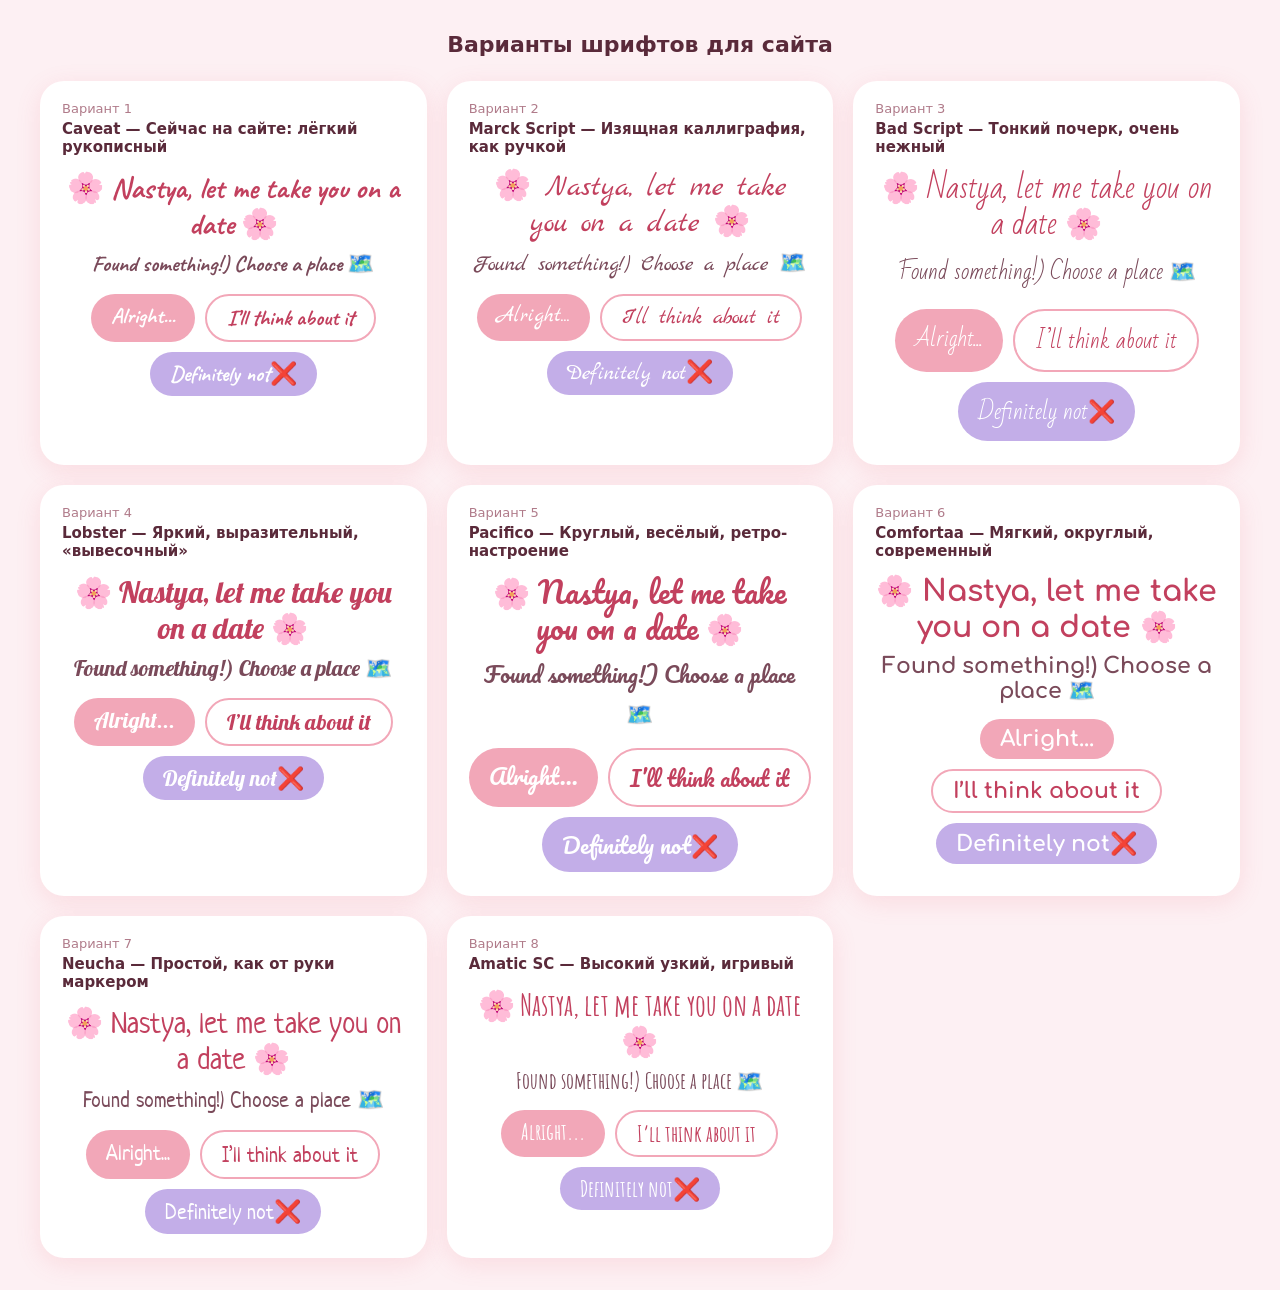
<file: public/fonts.html>
<!DOCTYPE html>
<html lang="ru">
<head>
<meta charset="UTF-8">
<meta name="viewport" content="width=device-width, initial-scale=1">
<title>Варианты шрифтов</title>
<link rel="preconnect" href="https://fonts.googleapis.com">
<link rel="preconnect" href="https://fonts.gstatic.com" crossorigin>
<link href="https://fonts.googleapis.com/css2?family=Caveat:wght@400;700&family=Marck+Script&family=Bad+Script&family=Lobster&family=Pacifico&family=Comfortaa:wght@500;700&family=Neucha&family=Amatic+SC:wght@700&display=swap" rel="stylesheet">
<style>
  body { margin: 0; padding: 32px 16px; background: #fdf0f3; font-family: system-ui, sans-serif; color: #5a2a3a; }
  h1.page { text-align: center; font-size: 22px; margin: 0 0 24px; }
  .grid { display: grid; grid-template-columns: repeat(auto-fit, minmax(340px, 1fr)); gap: 20px; max-width: 1200px; margin: 0 auto; }
  .card { background: #fff; border-radius: 24px; padding: 20px 22px 24px; box-shadow: 0 6px 24px rgba(232, 99, 122, 0.15); }
  .num { font-size: 13px; color: #b07b8a; margin-bottom: 4px; }
  .name { font-size: 15px; font-weight: 600; margin-bottom: 14px; }
  .q { font-size: 30px; color: #c2405e; text-align: center; margin: 0 0 8px; line-height: 1.2; }
  .ru { font-size: 22px; text-align: center; color: #7a4a5a; margin: 0 0 16px; }
  .btns { display: flex; flex-wrap: wrap; gap: 10px; justify-content: center; }
  .b { border: none; border-radius: 100px; padding: 8px 20px; font-size: 22px; color: #fff; }
  .y { background: #f2a7b8; }
  .m { background: #fff; color: #c2405e; border: 2px solid #f2a7b8; }
  .n { background: #c3aee8; }
</style>
</head>
<body>
<h1 class="page">Варианты шрифтов для сайта</h1>
<div class="grid" id="grid"></div>
<script>
  const fonts = [
    ["Caveat", "Сейчас на сайте: лёгкий рукописный", "'Caveat'", 700],
    ["Marck Script", "Изящная каллиграфия, как ручкой", "'Marck Script'", 400],
    ["Bad Script", "Тонкий почерк, очень нежный", "'Bad Script'", 400],
    ["Lobster", "Яркий, выразительный, «вывесочный»", "'Lobster'", 400],
    ["Pacifico", "Круглый, весёлый, ретро-настроение", "'Pacifico'", 400],
    ["Comfortaa", "Мягкий, округлый, современный", "'Comfortaa'", 700],
    ["Neucha", "Простой, как от руки маркером", "'Neucha'", 400],
    ["Amatic SC", "Высокий узкий, игривый", "'Amatic SC'", 700],
  ];
  const grid = document.getElementById("grid");
  fonts.forEach(([name, desc, family, w], i) => {
    const style = `font-family:${family},cursive;font-weight:${w}`;
    grid.insertAdjacentHTML("beforeend", `
      <div class="card">
        <div class="num">Вариант ${i + 1}</div>
        <div class="name">${name} — ${desc}</div>
        <p class="q" style="${style}">🌸 Nastya, let me take you on a date 🌸</p>
        <p class="ru" style="${style}">Found something!) Choose a place 🗺️</p>
        <div class="btns">
          <span class="b y" style="${style}">Alright...</span>
          <span class="b m" style="${style}">I’ll think about it</span>
          <span class="b n" style="${style}">Definitely not❌</span>
        </div>
      </div>`);
  });
</script>
</body>
</html>
</file>
